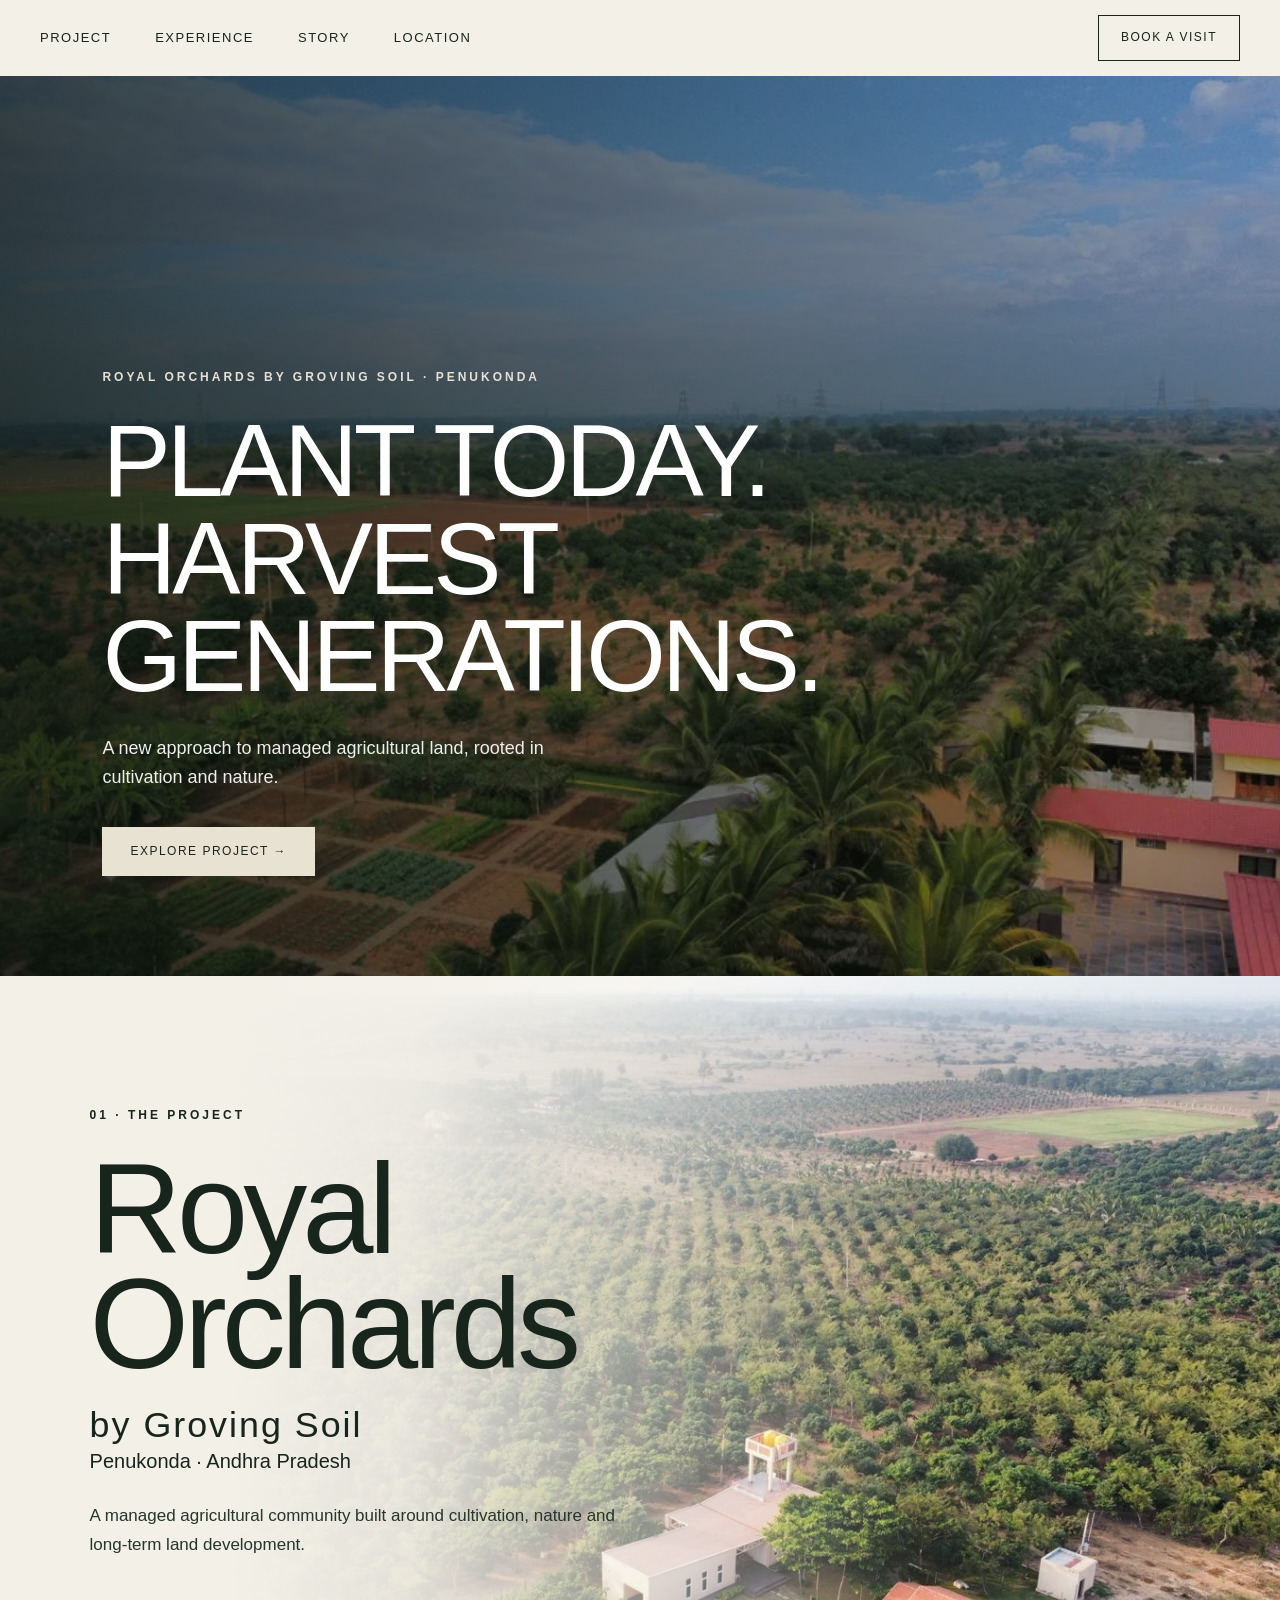
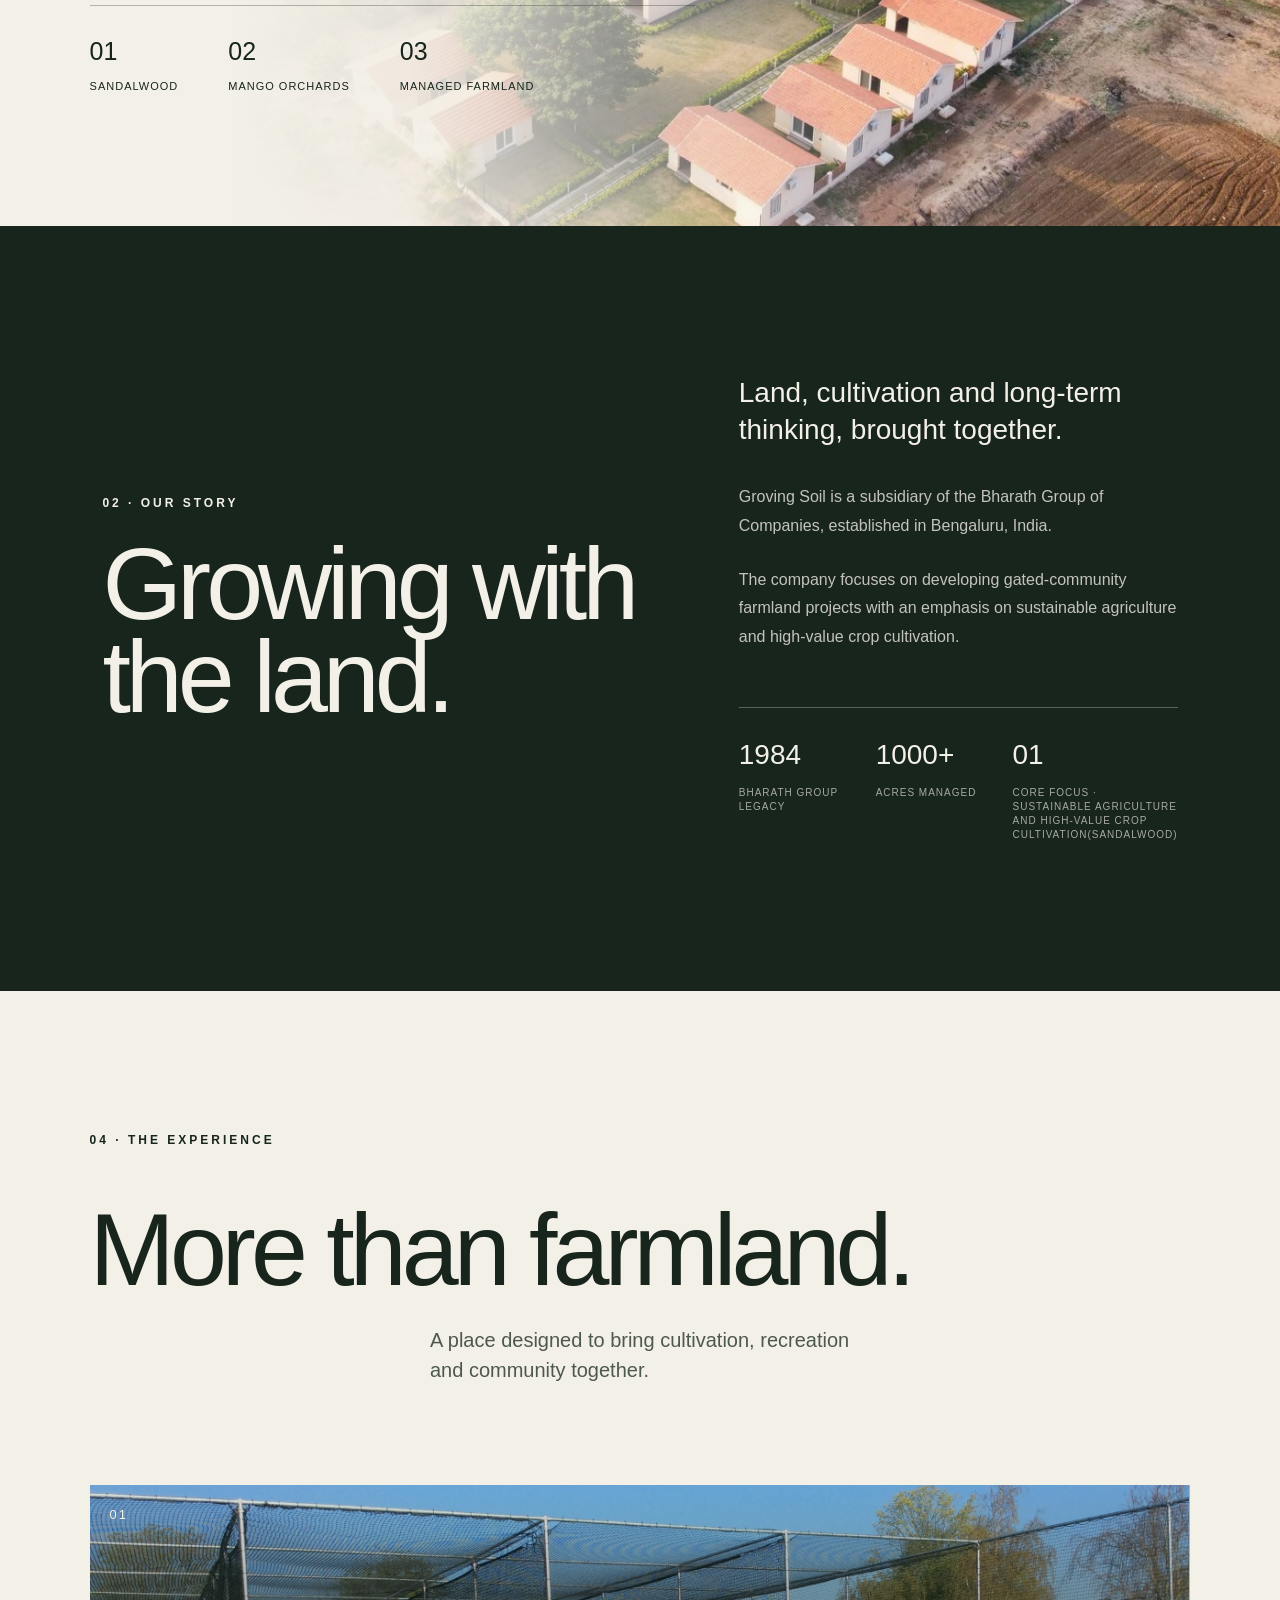
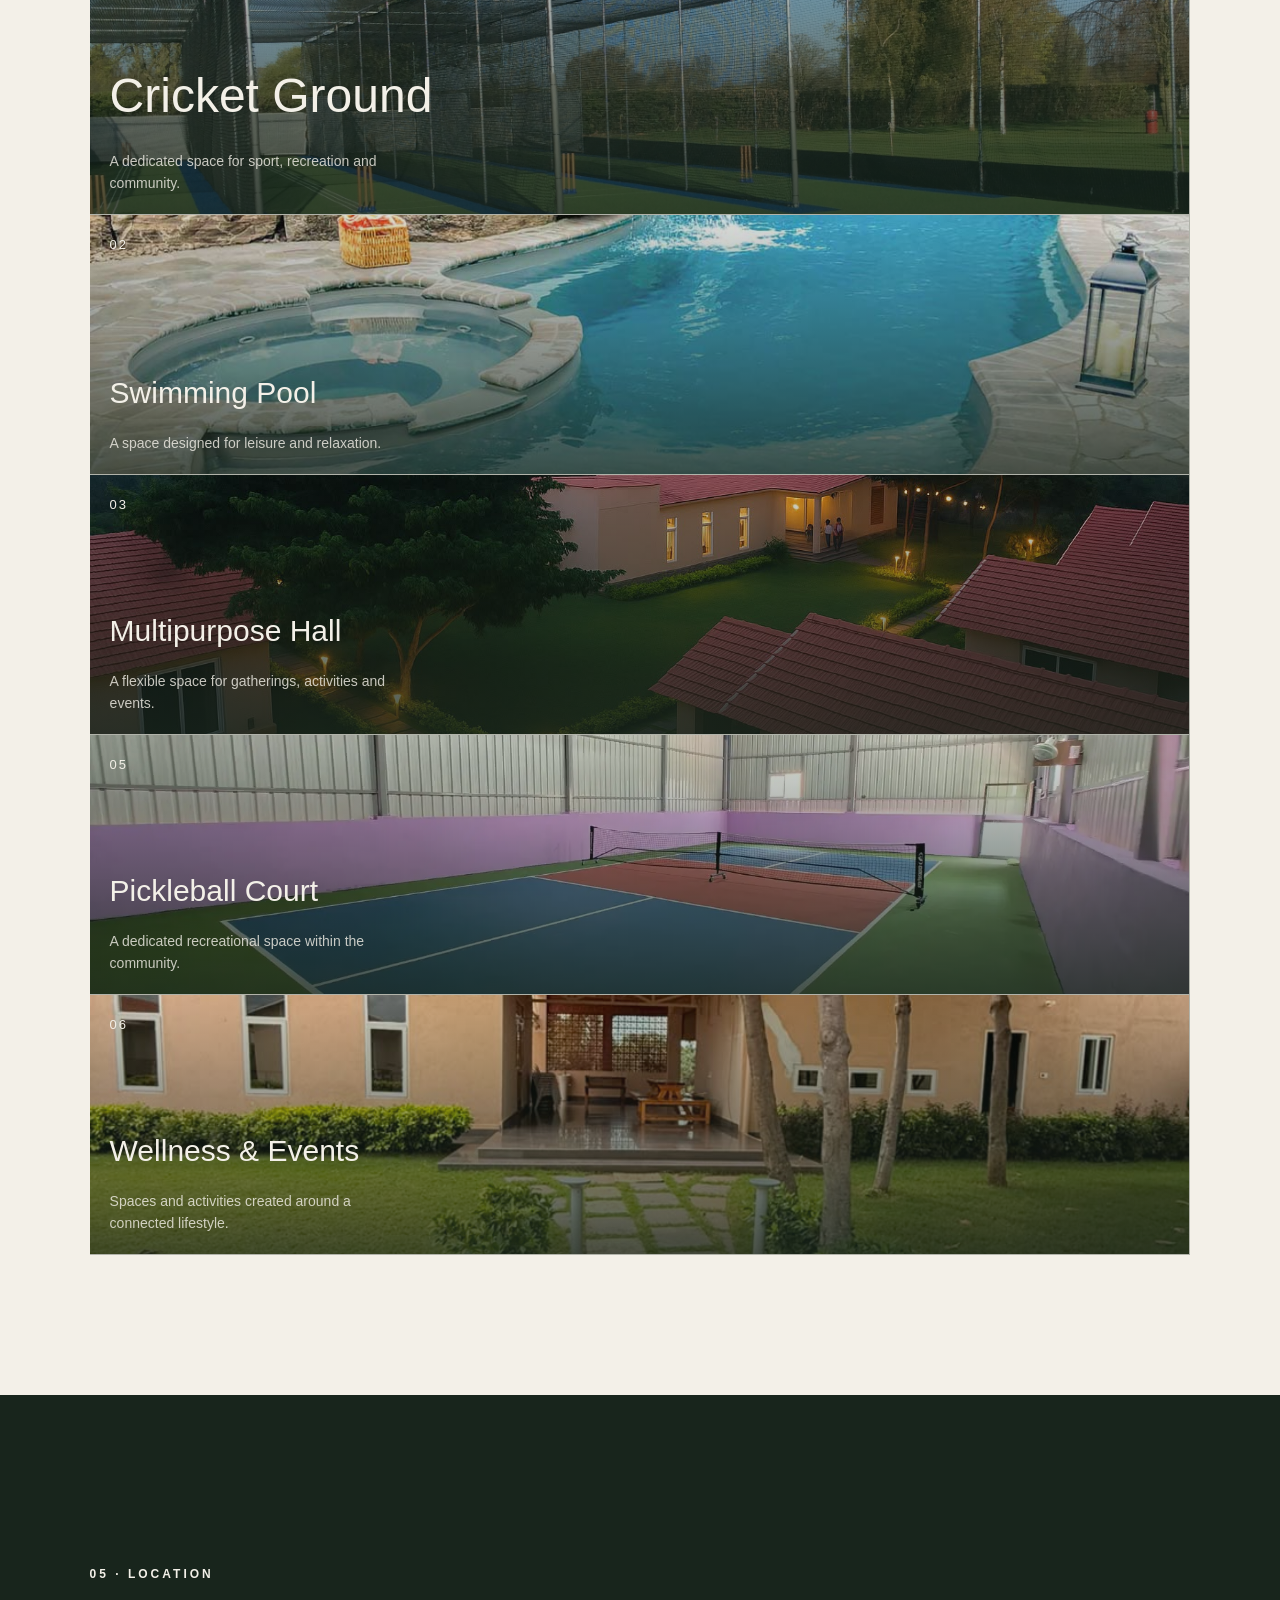
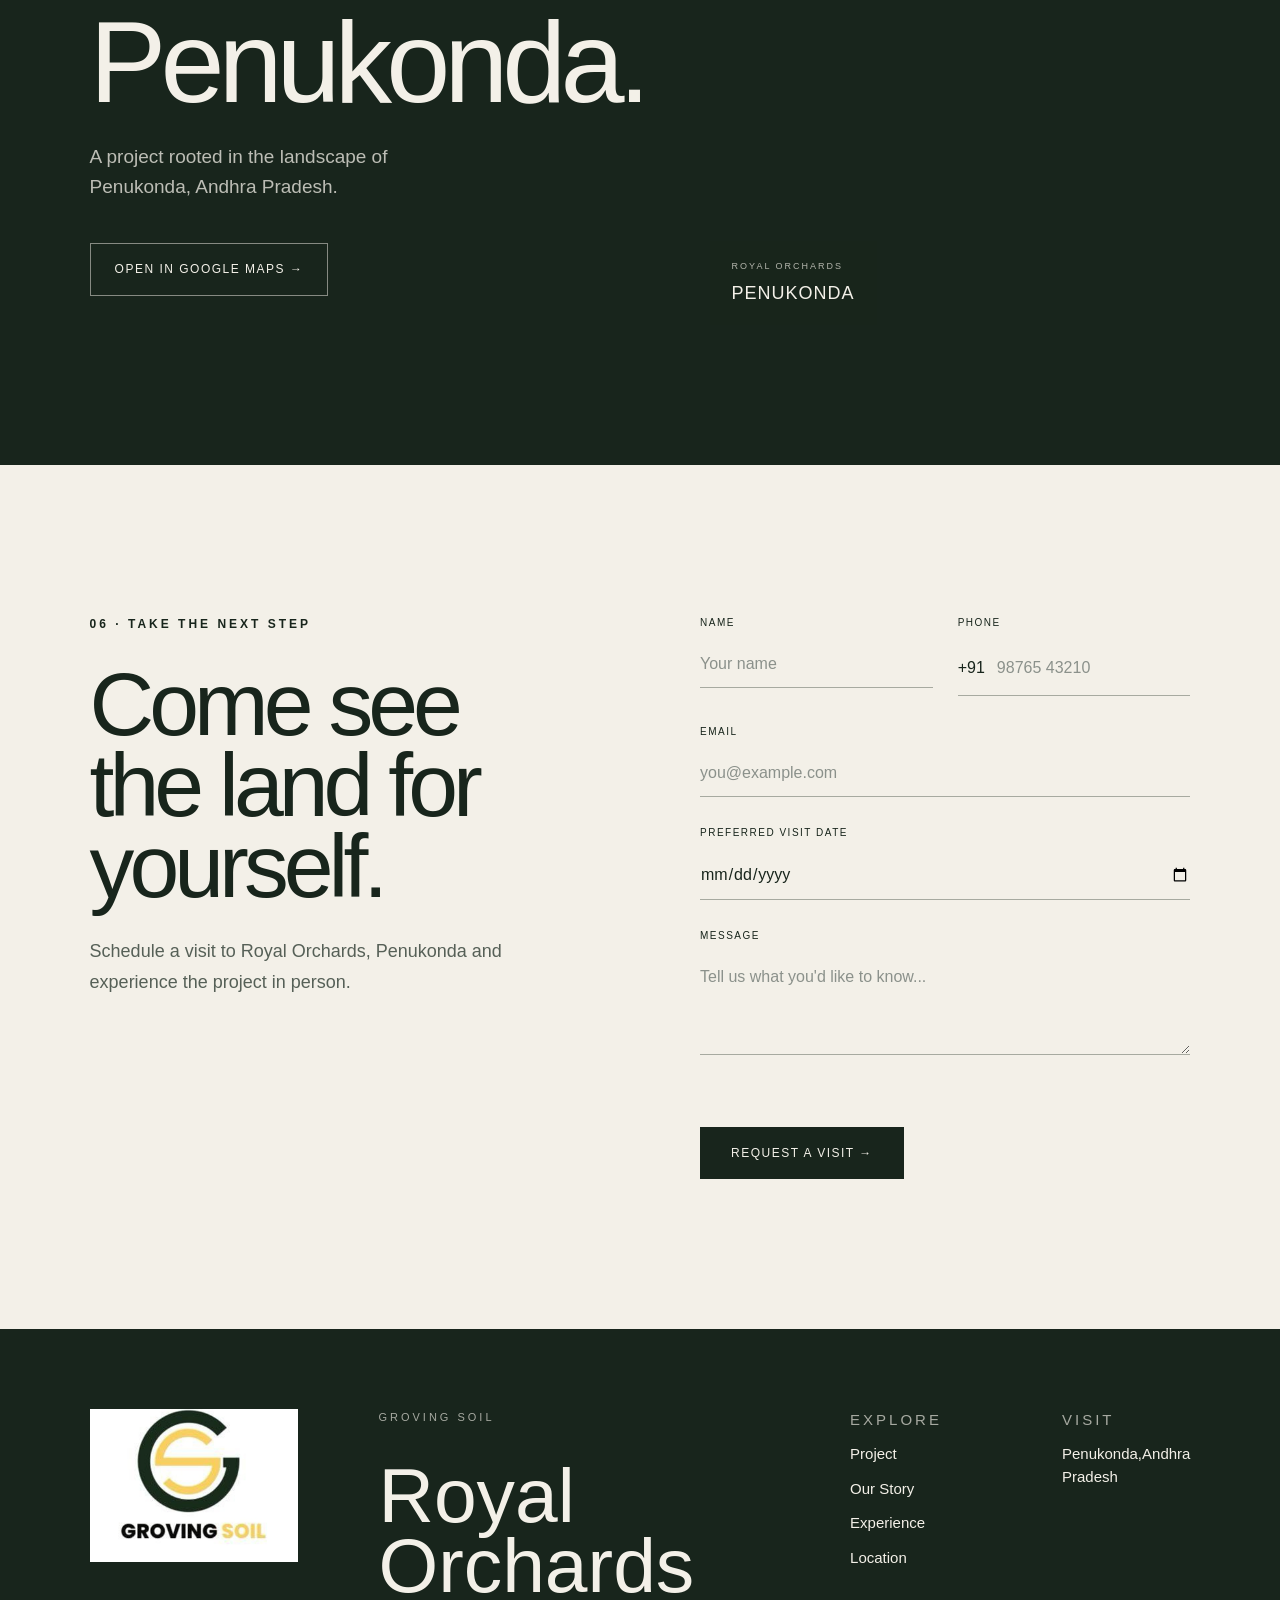
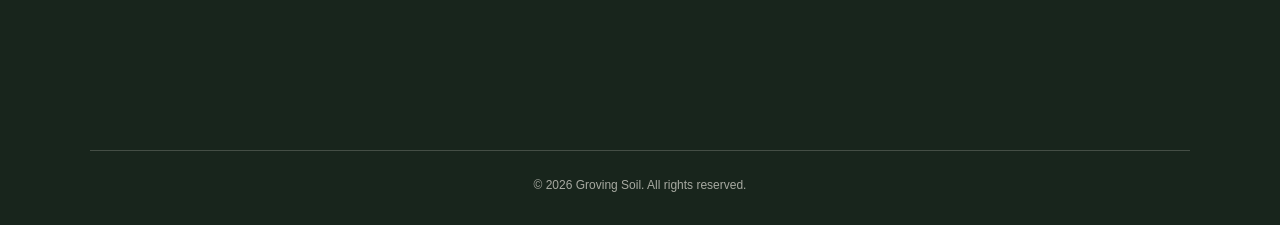
<file: index.html>
<!DOCTYPE html>
<html lang="en">
<head>
    <meta charset="UTF-8">
    <meta name="viewport" content="width=device-width, initial-scale=1.0">

    <title>Groving Soil | PLANT TODAY. HARVEST GENERATIONS</title>

    <link rel="stylesheet" href="css/style.css">
</head>

<body>

    <header> </header>

    
   <nav class="navbar">

    <div class="nav-links">
        <a href="#project">PROJECT</a>
        <a href="#experience">EXPERIENCE</a>
        <a href="#story">STORY</a>
        <a href="#location">LOCATION</a>
    </div>

    <a href="#visit" class="nav-button">
        BOOK A VISIT
    </a>

</nav>
        

    </header>


    <main>

        <!-- HERO -->
        <section class="hero">

            <div class="hero-content">

                <p class="eyebrow">
                    ROYAL ORCHARDS BY GROVING SOIL · PENUKONDA
                </p>

                <h1>
                    PLANT TODAY.<br>
                    HARVEST GENERATIONS.
                </h1>

                <p class="hero-text">
                    A new approach to managed agricultural
                    land, rooted in cultivation and nature.
                </p>

                <a href="#project" class="primary-button">
                    Explore Project →
                </a>

            </div>

        </section>

        <section id="project" class="project">

    <div class="project-text">

        <p class="eyebrow">
            01 · THE PROJECT
        </p>

       <h1>
    Royal Orchards
    <span>by Groving Soil</span>
</h1>

        <p class="location-text">
            Penukonda · Andhra Pradesh
        </p>

        <p class="description">
            A managed agricultural community built around
            cultivation, nature and long-term land development.
        </p>

        <div class="project-details">

            <div>
                <strong>01</strong>
                <span>Sandalwood</span>
            </div>

            <div>
                <strong>02</strong>
                <span>Mango Orchards</span>
            </div>

            <div>
                <strong>03</strong>
                <span>Managed Farmland</span>
            </div>

        </div>

    </div>


    <div class="project-image">

        <img
            src="images/project.jpeg"
            alt="Royal Orchards by Groving Soil"
        >

    </div>

</section>
      


      <section id="story" class="story">

    <div class="story-heading">

        <p class="eyebrow">
            02 · OUR STORY
        </p>

        <h2>
            Growing with
            the land.
        </h2>

    </div>


    <div class="story-content">

        <p class="story-intro">
            Land, cultivation and long-term thinking,
            brought together.
        </p>

        <p>
            Groving Soil is a subsidiary of the
            Bharath Group of Companies, established
            in Bengaluru, India.
        </p>

        <p>
            The company focuses on developing
            gated-community farmland projects with
            an emphasis on sustainable agriculture
            and high-value crop cultivation.
        </p>

        <div class="story-facts">

            <div>
                <strong>1984</strong>
                <span>Bharath Group Legacy</span>
            </div>

            <div>
                <strong>1000+</strong>
                <span>Acres Managed</span>
            </div>

            <div>
                <strong>01</strong>
                <span>Core Focus · Sustainable agriculture and High-Value Crop cultivation(Sandalwood)</span>
            </div>

        </div>

    </div>

</section>


    <section id="experience" class="experience">

    <div class="experience-header">

        <p class="eyebrow">
            04 · THE EXPERIENCE
        </p>

        <h2>
            More than farmland.
        </h2>

        <p class="experience-intro">
            A place designed to bring cultivation,
            recreation and community together.
        </p>

    </div>


  <div class="experience-card large">

    <div class="experience-image">
        <img src="images/cricket-ground.jpg" alt="Cricket Ground">
    </div>

    <div class="experience-overlay"></div>

    <div class="experience-number">
        01
    </div>

    <div class="experience-info">
        <h3>Cricket Ground</h3>
        <p>
            A dedicated space for sport,
            recreation and community.
        </p>
    </div>

</div>


        <div class="experience-card">

    <div class="experience-image">
        <img src="images/swimming-pool.jpg" alt="Swimming Pool">
    </div>

    <div class="experience-overlay"></div>

    <div class="experience-number">
        02
    </div>

    <div class="experience-info">
        <h3>Swimming Pool</h3>
        <p>
            A space designed for leisure
            and relaxation.
        </p>
    </div>

</div>


<div class="experience-card">

        <div class="experience-image">
            <img src="images/multipurpose-hall.jpg" alt="Multipurpose Hall">
        </div>

        <div class="experience-overlay"></div>

        <div class="experience-number">
            03
        </div>

        <div class="experience-info">
            <h3>Multipurpose Hall</h3>
            <p>
                A flexible space for gatherings,
                activities and events.
            </p>
        </div>

    </div>



        <div class="experience-card">

        <div class="experience-image">
            <img src="images/pickleball.png" alt="Pickleball Court">
        </div>

        <div class="experience-overlay"></div>

        <div class="experience-number">
            05
        </div>

        <div class="experience-info">
            <h3>Pickleball Court</h3>
            <p>
                A dedicated recreational
                space within the community.
            </p>
        </div>

    </div>


        <div class="experience-card">

        <div class="experience-image">
            <img src="images/wellness.jpg" alt="Wellness and Events">
        </div>

        <div class="experience-overlay"></div>

        <div class="experience-number">
            06
        </div>

        <div class="experience-info">
            <h3>Wellness &amp; Events</h3>
            <p>
                Spaces and activities created
                around a connected lifestyle.
            </p>
        </div>

    </div>

</div>

</section>


        <section id="location" class="location">

    <div class="location-heading">

        <p class="eyebrow">
            05 · LOCATION
        </p>

        <h2>
            Penukonda.
        </h2>

        <p class="location-intro">
            A project rooted in the landscape of
            Penukonda, Andhra Pradesh.
        </p>

        <a
            href="https://maps.app.goo.gl/CXgWKSTm24H4tBBZ7"
            target="_blank"
            rel="noopener"
            class="location-button"
        >
            Open in Google Maps →
        </a>

    </div>


    <div class="location-map">

        <div class="map-overlay">

            <span>
                ROYAL ORCHARDS
            </span>

            <strong>
                PENUKONDA
            </strong>

        </div>

        <iframe
            src="https://www.google.com/maps?q=Penukonda%2C%20Andhra%20Pradesh&output=embed"
            loading="lazy"
            allowfullscreen
            referrerpolicy="no-referrer-when-downgrade">
        </iframe>

    </div>

</section>





    <section id="visit" class="visit">

    <div class="visit-heading">

        <p class="eyebrow">
            06 · TAKE THE NEXT STEP
        </p>

        <h2>
            Come see the
            land for yourself.
        </h2>

        <p>
            Schedule a visit to Royal Orchards,
            Penukonda and experience the project
            in person.
        </p>

    </div>


<form
    class="visit-form"
    id="visitForm"
>

        <div class="form-row">

            <div class="form-field">

                <label for="name">
                    Name
                </label>

                <input
                    type="text"
                    id="name"
                    name="name"
                    placeholder="Your name"
                    required
                >

            </div>


            <div class="form-field">

                <label for="phone">
                    Phone
                </label>

                <div class="phone-input">
                    <span class="phone-country-code" aria-hidden="true">+91</span>
                    <input
                        type="tel"
                        id="phone"
                        name="phone"
                        inputmode="numeric"
                        autocomplete="tel-national"
                        pattern="[0-9]{10}"
                        title="Enter exactly 10 digits."
                        placeholder="98765 43210"
                        required
                    >
                </div>

            </div>

        </div>


        <div class="form-field">

            <label for="email">
                Email
            </label>

            <input
                type="email"
                id="email"
                name="email"
                placeholder="you@example.com"
                required
            >

        </div>


        <div class="form-field">

            <label for="visit-date">
                Preferred Visit Date
            </label>

            <input
                type="date"
                id="visit-date"
                name="visit_date"
            >

        </div>


        <div class="form-field">

            <label for="message">
                Message
            </label>

            <textarea
                id="message"
                name="message"
                rows="4"
                placeholder="Tell us what you'd like to know..."
            ></textarea>

        </div>

    <p class="form-status" id="visitFormStatus" role="status" aria-live="polite"></p>

        <button
            type="submit"
            class="visit-submit"
        >
            Request a Visit →
        </button>

    </form>

</section>

<footer class="site-footer">

    <div class="footer-top">
        
      <a href="#" class="logo">
    <img src="images\logo.png" alt="Groving Soil">
</a>

       

        <div class="footer-brand">
            <p class="footer-label">GROVING SOIL</p>
            <h2>Royal<br>Orchards</h2>
        
        </div>

        <div class="footer-links">
            <div>
                <p class="footer-label">EXPLORE</p>
                <a href="#project">Project</a>
                <a href="#story">Our Story</a>
                <a href="#experience">Experience</a>
                <a href="#location">Location</a>
            </div>

            <div>
                <p class="footer-label">VISIT</p>
                <p>Penukonda,Andhra Pradesh</p>
            
            </div>
        </div>

    </div>

   <div class="footer-bottom">
    <p>© 2026 Groving Soil. All rights reserved.</p>

    </div>

</footer>
<div id="successPopup" class="success-popup">
    <div class="success-popup-box">
        <button class="success-close" onclick="closeSuccessPopup()">×</button>

        <div class="success-icon">✓</div>

        <h3>Visit Successfully Booked!</h3>

        <p>
            Thank you for your interest in Groving Soil.
            We will contact you shortly.
        </p>

        <button class="success-ok" onclick="closeSuccessPopup()">
            Okay
        </button>
    </div>
</div>
<script src="js/script.js"></script>
<script type="module" src="js/booking.js"></script>

</body>
</html>
</file>
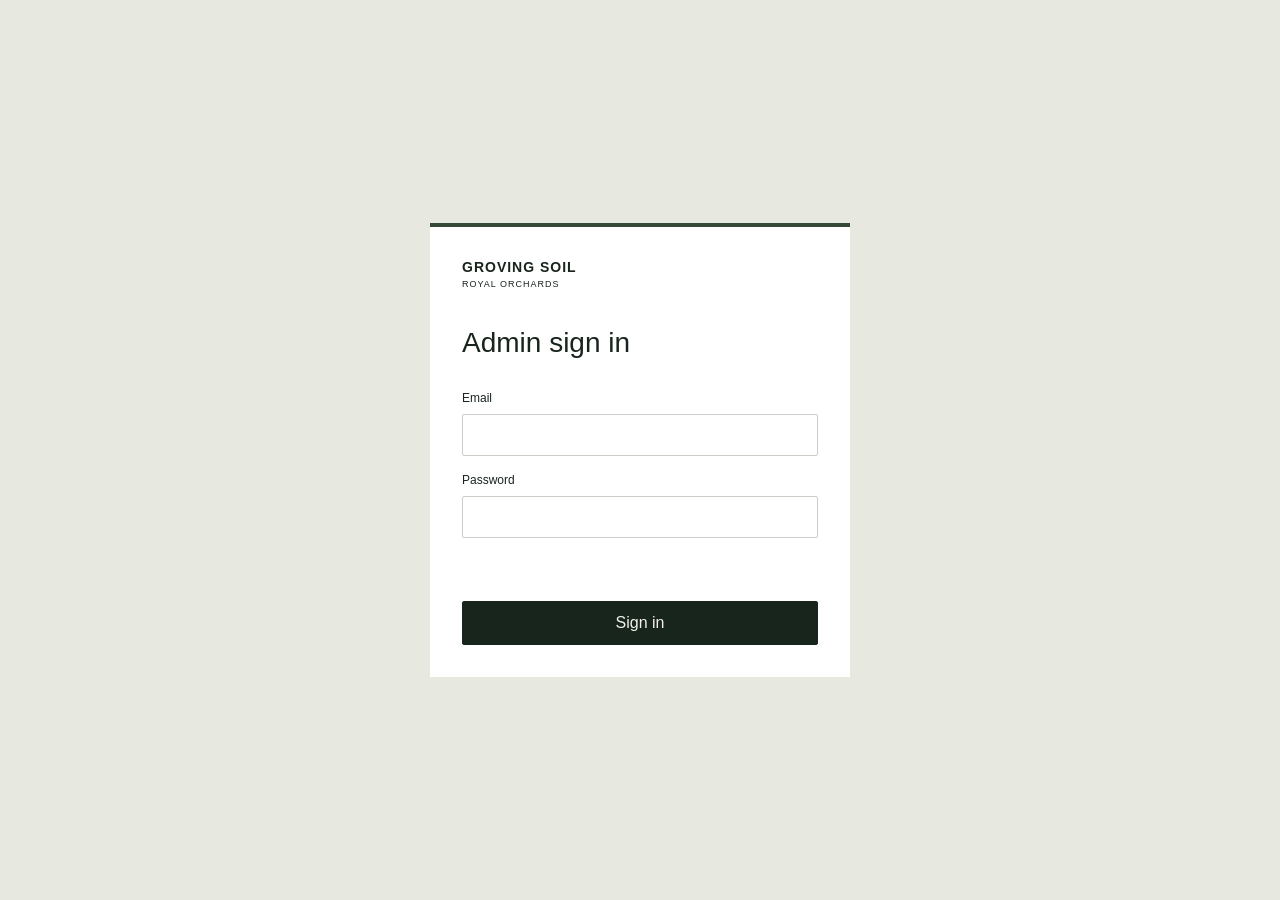
<file: admin/index.html>
<!doctype html>
<html lang="en">
<head>
    <meta charset="utf-8">
    <meta name="viewport" content="width=device-width, initial-scale=1">
    <title>Admin Sign In | Groving Soil</title>
    <link rel="stylesheet" href="admin.css">
</head>
<body class="login-page">
    <main class="login-panel">
        <a class="brand" href="../index.html">GROVING SOIL <span>ROYAL ORCHARDS</span></a>
        <h1>Admin sign in</h1>
        <form id="loginForm">
            <label for="email">Email</label>
            <input id="email" name="email" type="email" autocomplete="username" required>
            <label for="password">Password</label>
            <input id="password" name="password" type="password" autocomplete="current-password" required>
            <p class="notice" id="loginStatus" role="status" aria-live="polite"></p>
            <button type="submit">Sign in</button>
        </form>
    </main>
    <script type="module" src="auth.js"></script>
</body>
</html>
</file>
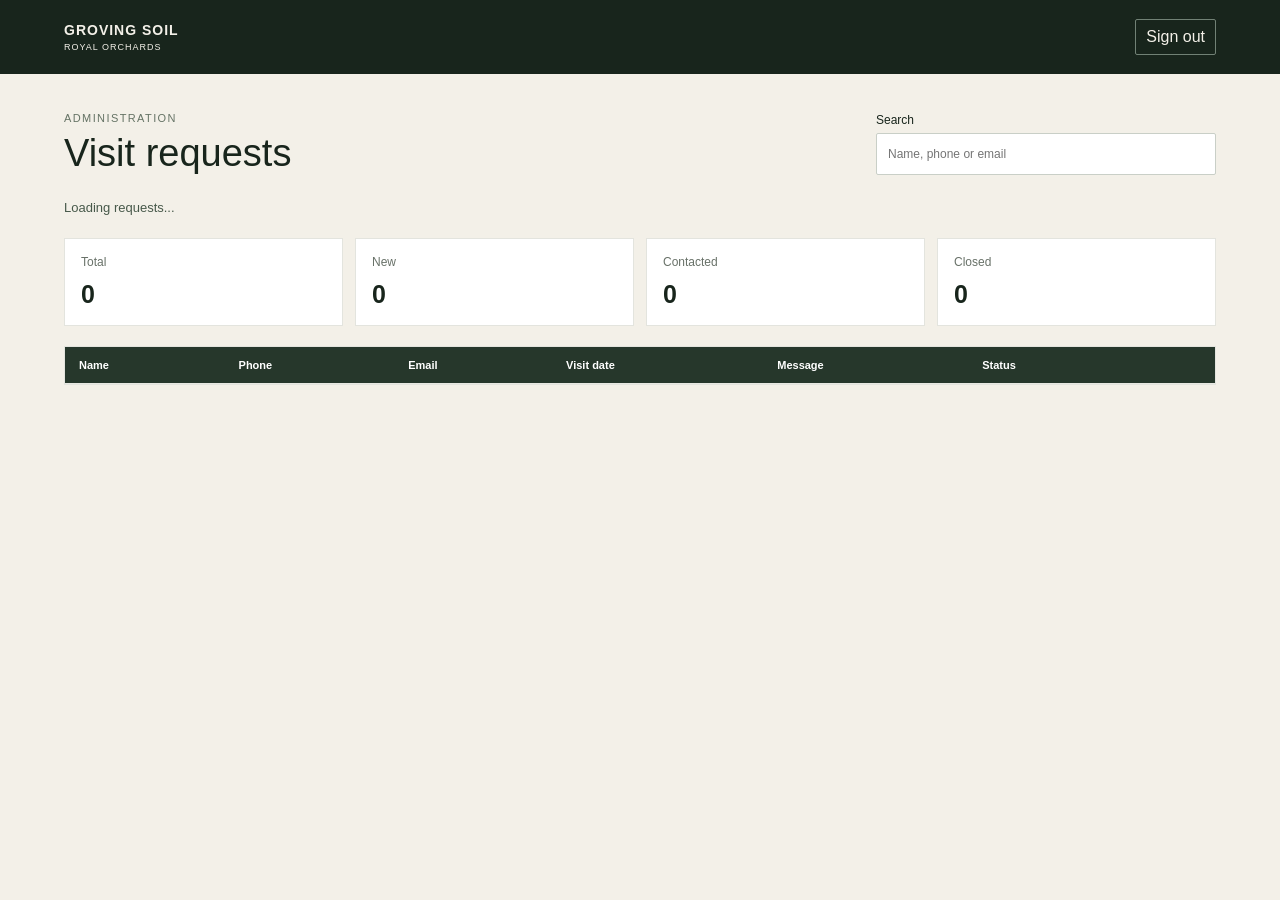
<file: admin/dashboard.html>
<!doctype html>
<html lang="en">
<head>
    <meta charset="utf-8">
    <meta name="viewport" content="width=device-width, initial-scale=1">
    <title>Visit Requests | Groving Soil</title>
    <link rel="stylesheet" href="admin.css">
</head>
<body>
    <header class="topbar">
        <a class="brand" href="../index.html">GROVING SOIL <span>ROYAL ORCHARDS</span></a>
        <button class="secondary-button" id="signOutButton" type="button">Sign out</button>
    </header>
    <main class="dashboard">
        <div class="page-heading">
            <div>
                <p class="eyebrow">ADMINISTRATION</p>
                <h1>Visit requests</h1>
            </div>
            <label class="search-label" for="searchInput">
                <span>Search</span>
                <input id="searchInput" type="search" placeholder="Name, phone or email">
            </label>
        </div>
        <p class="notice" id="dashboardStatus" role="status" aria-live="polite">Loading requests...</p>
        <section class="stats" aria-label="Lead totals">
            <article><span>Total</span><strong id="totalCount">0</strong></article>
            <article><span>New</span><strong id="newCount">0</strong></article>
            <article><span>Contacted</span><strong id="contactedCount">0</strong></article>
            <article><span>Closed</span><strong id="closedCount">0</strong></article>
        </section>
        <div class="table-wrap">
            <table>
                <thead>
                    <tr>
                        <th>Name</th>
                        <th>Phone</th>
                        <th>Email</th>
                        <th>Visit date</th>
                        <th>Message</th>
                        <th>Status</th>
                        <th><span class="visually-hidden">Actions</span></th>
                    </tr>
                </thead>
                <tbody id="leadsTableBody"></tbody>
            </table>
            <p class="empty-state" id="emptyState" hidden>No visit requests found.</p>
        </div>
    </main>
    <script type="module" src="dashboard.js"></script>
</body>
</html>
</file>
<file: css/style.css>
* {
    margin: 0;
    padding: 0;
    box-sizing: border-box;
}

html {
    scroll-behavior: smooth;
}

body {
    font-family: Arial, Helvetica, sans-serif;
    background: #f3f0e8;
    color: #18251c;
    line-height: 1.6;
    overflow-x: hidden;
}

a {
    text-decoration: none;
    color: inherit;
}

img {
    max-width: 100%;
}

section {
    padding: 120px 8%;
}

.eyebrow {
    font-size: 12px;
    letter-spacing: 3px;
    text-transform: uppercase;
    margin-bottom: 25px;
    font-weight: 600;
}


/* =========================================================
   02. NAVBAR
   ========================================================= */

.navbar {
    width: 100%;
    height: 76px;
    padding: 8px 40px;

    display: flex;
    align-items: center;

    background: #f3f0e8;
    color: #18251c;

    position: relative;
    z-index: 100;
}

.nav-links {
    display: flex;
    align-items: center;
    gap: 44px;
}

.nav-links a {
    color: #18251c;
    font-size: 13px;
    text-transform: uppercase;
    letter-spacing: 1.5px;

    transition: opacity 0.3s ease;
}

.nav-links a:hover {
    opacity: 0.5;
}

.nav-button {
    margin-left: auto;

    padding: 12px 22px;

    border: 1px solid #18251c;

    color: #18251c;

    font-size: 12px;
    text-transform: uppercase;
    letter-spacing: 1.5px;

    transition:
        background 0.3s ease,
        color 0.3s ease;
}

.nav-button:hover {
    background: #18251c;
    color: #f3f0e8;
}


/* =========================================================
   03. HERO
   ========================================================= */

.hero {
    min-height: 100vh;

    display: flex;
    align-items: flex-end;

    padding: 150px 8% 100px;

    background:
        linear-gradient(
            to right,
            rgba(10, 20, 12, 0.75),
            rgba(10, 20, 12, 0.25)
        ),
        url("../images/p1.png");

    background-size: cover;
    background-position: center;

    color: #ffffff;
}

.hero-content {
    max-width: 800px;
}

.hero h1 {
    font-size: clamp(55px, 8vw, 120px);
    line-height: 0.95;
    font-weight: 500;
    letter-spacing: -4px;
    margin-bottom: 30px;
}

.hero .eyebrow {
    color: #e5e1d5;
}

.hero-text {
    max-width: 500px;

    font-size: 18px;
    line-height: 1.6;

    margin-bottom: 35px;

    color: #eeeeea;
}

.primary-button {
    display: inline-block;

    padding: 15px 28px;

    background: #e8e2d2;
    color: #18251c;

    font-size: 12px;
    text-transform: uppercase;
    letter-spacing: 1.5px;

    transition:
        transform 0.3s ease,
        background 0.3s ease;
}

.primary-button:hover {
    transform: translateY(-3px);
}


/* =========================================================
   04. PROJECT SECTION
   ========================================================= */

.project {
    position: relative;

    min-height: 850px;

    display: flex;
    align-items: center;

    padding: 100px 7%;

    overflow: hidden;
}


/* ---------- PROJECT IMAGE ---------- */

.project-image {
    position: absolute;
    inset: 0;

    width: 100%;
    height: 100%;

    z-index: 0;

    overflow: hidden;
}

.project-image img {
    width: 100%;
    height: 100%;

    object-fit: cover;

    display: block;
}


/* ---------- PROJECT IMAGE BLEND ---------- */

.project-image::after {
    content: "";

    position: absolute;
    inset: 0;

    z-index: 1;

    background:
        linear-gradient(
            to right,
            #f3f0e8 0%,
            #f3f0e8 18%,
            rgba(243, 240, 232, 0.92) 32%,
            rgba(243, 240, 232, 0.60) 48%,
            rgba(243, 240, 232, 0.10) 72%,
            rgba(243, 240, 232, 0) 100%
        );
}


/* ---------- PROJECT TEXT ---------- */

.project-text {
    position: relative;

    z-index: 2;

    width: 55%;
    max-width: 720px;
}

.project h1 {
    font-size: clamp(70px, 10vw, 150px);

    line-height: 0.9;

    font-weight: 400;

    letter-spacing: -5px;
}

.project h1 span {
    display: block;

    margin-top: 25px;

    font-size: 0.28em;

    letter-spacing: 2px;

    line-height: 1.1;
}

.location-text {
    font-size: 20px;

    margin-bottom: 25px;
}

.description {
    max-width: 560px;

    font-size: 17px;
    line-height: 1.7;

    color: #25362b;

    margin-bottom: 45px;
}


/* ---------- PROJECT DETAILS ---------- */

.project-details {
    display: flex;

    gap: 50px;

    max-width: 650px;

    padding-top: 25px;

    border-top: 1px solid rgba(24, 37, 28, 0.3);
}

.project-details div {
    display: flex;
    flex-direction: column;

    gap: 7px;
}

.project-details strong {
    font-size: 25px;
    font-weight: 400;
}

.project-details span {
    font-size: 11px;

    text-transform: uppercase;
    letter-spacing: 1px;
}


/* =========================================================
   05. STORY SECTION
   ========================================================= */

.story {
    display: grid;

    grid-template-columns: 1.1fr 0.9fr;

    gap: 100px;

    align-items: center;

    background: #18251c;

    color: #f3f0e8;

    min-height: 85vh;
}

.story-heading {
    max-width: 800px;
}

.story-heading h2 {
    font-size: clamp(60px, 8vw, 125px);

    line-height: 0.9;

    font-weight: 400;

    letter-spacing: -5px;

    max-width: 800px;
}

.story-content {
    max-width: 520px;
}

.story-intro {
    font-size: 28px;

    line-height: 1.3;

    margin-bottom: 35px;
}

.story-content p:not(.story-intro) {
    font-size: 16px;

    line-height: 1.8;

    opacity: 0.78;

    margin-bottom: 25px;
}


/* ---------- STORY FACTS ---------- */

.story-facts {
    display: grid;

    grid-template-columns: repeat(3, 1fr);

    gap: 25px;

    margin-top: 55px;

    padding-top: 25px;

    border-top: 1px solid rgba(243, 240, 232, 0.3);
}

.story-facts div {
    display: flex;
    flex-direction: column;

    gap: 8px;
}

.story-facts strong {
    font-size: 28px;
    font-weight: 400;
}

.story-facts span {
    font-size: 10px;

    line-height: 1.4;

    text-transform: uppercase;

    letter-spacing: 1px;

    opacity: 0.65;
}


/* =========================================================
   06. EXPERIENCE SECTION
   ========================================================= */

.experience {
    background: #f3f0e8;

    color: #18251c;

    padding: 140px 7%;
}


/* ---------- EXPERIENCE HEADER ---------- */

.experience-header {
    display: grid;

    grid-template-columns: 1fr;

    row-gap: 20px;

    justify-items:left;

    text-align: left;

    margin-bottom: 100px;
}

.experience-header h2 {
    font-size: clamp(65px, 8vw, 125px);

    line-height: 0.88;

    font-weight: 400;

    letter-spacing: -5px;

    margin: 10px 0;
}

.experience-intro {
    max-width: 420px;

    font-size: 20px;

    line-height: 1.5;

    color: #4d584f;

    margin: 0 auto;
}


/* ---------- EXPERIENCE GRID ---------- */

.experience-grid {
    display: grid;

    grid-template-columns: repeat(3, 1fr);

    border-top: 1px solid rgba(24, 37, 28, 0.3);

    border-left: 1px solid rgba(24, 37, 28, 0.3);
}


/* ---------- EXPERIENCE CARD ---------- */

.experience-card {
    position: relative;

    min-height: 260px;

    padding: 20px;

    display: flex;

    flex-direction: column;

    justify-content: space-between;

    overflow: hidden;

    border-right: 1px solid rgba(24, 37, 28, 0.3);

    border-bottom: 1px solid rgba(24, 37, 28, 0.3);
}


/* ---------- EXPERIENCE IMAGE ---------- */

.experience-image {
    position: absolute;

    inset: 0;

    width: 100%;
    height: 100%;

    z-index: 0;

    overflow: hidden;
}

.experience-image img {
    width: 100%;
    height: 100%;

    object-fit: cover;

    object-position: center;

    display: block;

    transition: transform 0.6s ease;
}


/* ---------- EXPERIENCE IMAGE OVERLAY ---------- */

.experience-overlay {
    position: absolute;

    inset: 0;

    z-index: 1;

    background:
        linear-gradient(
            to bottom,
            rgba(24, 37, 28, 0.15),
            rgba(24, 37, 28, 0.78)
        );
}


/* ---------- EXPERIENCE TEXT ---------- */

.experience-number,
.experience-info {
    position: relative;

    z-index: 2;

    color: #f3f0e8;
}

.experience-number {
    font-size: 13px;

    letter-spacing: 2px;
}

.experience-info h3 {
    font-size: 30px;

    font-weight: 400;

    margin: 0 0 15px;

    color: #f3f0e8;
}

.experience-info p {
    max-width: 300px;

    font-size: 14px;

    line-height: 1.6;

    opacity: 0.8;

    margin: 0;

    color: #f3f0e8;
}


/* ---------- LARGE EXPERIENCE CARD ---------- */

.experience-card.large {
    grid-column: span 2;

    min-height: 330px;
}

.experience-card.large h3 {
    font-size: 48px;
}


/* ---------- EXPERIENCE HOVER ---------- */

.experience-card:hover .experience-image img {
    transform: scale(1.04);
}


/* =========================================================
   07. LOCATION SECTION
   ========================================================= */

.location {
    display: grid;

    grid-template-columns: 0.9fr 1fr;

    gap: 70px;

    align-items: center;

    padding: 110px 7%;

    background: #18251c;

    color: #f3f0e8;

    min-height: 650px;
}


/* ---------- LOCATION TEXT ---------- */

.location-heading {
    max-width: 520px;
}

.location-heading h2 {
    font-size: clamp(70px, 9vw, 140px);

    line-height: 0.85;

    font-weight: 400;

    letter-spacing: -6px;

    margin: 30px 0;
}

.location-intro {
    max-width: 400px;

    font-size: 19px;

    line-height: 1.6;

    opacity: 0.75;

    margin-bottom: 40px;
}


/* ---------- LOCATION BUTTON ---------- */

.location-button {
    display: inline-block;

    padding: 16px 24px;

    border: 1px solid rgba(243, 240, 232, 0.5);

    color: #f3f0e8;

    font-size: 12px;

    text-transform: uppercase;

    letter-spacing: 1.5px;

    transition:
        background 0.3s ease,
        color 0.3s ease;
}

.location-button:hover {
    background: #f3f0e8;

    color: #18251c;
}


/* ---------- MAP ---------- */

.location-map {
    position: relative;

    height: 450px;

    max-width: 750px;

    width: 100%;

    overflow: hidden;
}

.location-map iframe {
    width: 100%;
    height: 100%;

    border: 0;

    display: block;

    filter: grayscale(1);

    opacity: 0.85;
}


/* ---------- MAP LABEL ---------- */

.map-overlay {
    position: absolute;

    z-index: 2;

    left: 30px;
    bottom: 30px;

    display: flex;

    flex-direction: column;

    gap: 5px;

    padding: 18px 22px;

    background: rgba(24, 37, 28, 0.92);

    color: #f3f0e8;

    pointer-events: none;
}

.map-overlay span {
    font-size: 9px;

    letter-spacing: 2px;

    opacity: 0.7;
}

.map-overlay strong {
    font-size: 18px;

    font-weight: 400;

    letter-spacing: 1px;
}


/* =========================================================
   08. BOOK A VISIT
   ========================================================= */

.visit {
    display: grid;

    grid-template-columns: 1fr 1fr;

    gap: 120px;

    padding: 150px 7%;

    background: #f3f0e8;

    color: #18251c;
}


/* ---------- VISIT HEADING ---------- */

.visit-heading {
    max-width: 650px;
}

.visit-heading h2 {
    font-size: clamp(65px, 7vw, 115px);

    line-height: 0.9;

    font-weight: 400;

    letter-spacing: -5px;

    margin: 30px 0;
}

.visit-heading > p:last-child {
    max-width: 430px;

    font-size: 18px;

    line-height: 1.7;

    color: #566057;
}


/* ---------- VISIT FORM ---------- */

.visit-form {
    max-width: 650px;

    width: 100%;
}

.form-row {
    display: grid;

    grid-template-columns: 1fr 1fr;

    gap: 25px;
}

.form-field {
    display: flex;

    flex-direction: column;

    margin-bottom: 28px;
}

.form-field label {
    margin-bottom: 10px;

    font-size: 10px;

    text-transform: uppercase;

    letter-spacing: 1.5px;
}

.phone-input {
    display: flex;
    align-items: center;
    border-bottom: 1px solid rgba(24, 37, 28, 0.35);
}

.phone-country-code {
    padding: 14px 12px 14px 0;
    color: #18251c;
    font-size: 16px;
}

.form-field .phone-input input {
    flex: 1;
    min-width: 0;
    border-bottom: 0;
}

.phone-input:focus-within {
    border-bottom-color: #18251c;
}

.form-field input,
.form-field textarea {
    width: 100%;

    border: none;

    border-bottom: 1px solid rgba(24, 37, 28, 0.35);

    background: transparent;

    padding: 14px 0;

    font-family: inherit;

    font-size: 16px;

    color: #18251c;

    outline: none;

    border-radius: 0;
}

.form-field textarea {
    resize: vertical;

    min-height: 100px;
}

.form-field input:focus,
.form-field textarea:focus {
    border-bottom-color: #18251c;
}

.form-field input::placeholder,
.form-field textarea::placeholder {
    color: #8b918b;
}


/* ---------- VISIT SUBMIT BUTTON ---------- */

.visit-submit {
    margin-top: 15px;

    padding: 18px 30px;

    border: 1px solid #18251c;

    background: #18251c;

    color: #f3f0e8;

    font-family: inherit;

    font-size: 12px;

    text-transform: uppercase;

    letter-spacing: 1.5px;

    cursor: pointer;

    transition:
        background 0.3s ease,
        color 0.3s ease;
}

.visit-submit:hover {
    background: transparent;

    color: #18251c;
}

.visit-submit:disabled {
    opacity: 0.6;
    cursor: not-allowed;
}

.form-status {
    min-height: 1.5em;
    margin: 0 0 8px;
    color: #405447;
    font-size: 14px;
}

.form-status[data-state="error"] {
    color: #a12b24;
}


/* =========================================================
   09. FOOTER
   ========================================================= */

.site-footer {
    background: #18251c;

    color: #f3f0e8;

    padding: 80px 7% 30px;
}


/* ---------- FOOTER TOP ---------- */

.footer-top {
    display: grid;

    grid-template-columns: 0.8fr 1.5fr 1fr;

    gap: 80px;

    align-items: start;

    padding-bottom: 90px;
}


/* ---------- FOOTER BRAND ---------- */

.footer-brand img {
    width: 150px;

    height: auto;

    display: block;
}

.footer-brand h2 {
    font-size: clamp(55px, 6vw, 95px);

    line-height: 0.9;

    font-weight: 400;

    margin: 35px 0 0;
}


/* ---------- FOOTER LABELS ---------- */

.footer-label {
    font-size: 11px;

    letter-spacing: 3px;

    text-transform: uppercase;

    opacity: 0.65;

    margin: 0 0 25px;
}


/* ---------- FOOTER LINKS ---------- */

.footer-links {
    display: flex;

    gap: 120px;
}

.footer-links > div {
    display: flex;

    flex-direction: column;

    gap: 12px;
}

.footer-links a,
.footer-links p {
    color: #f3f0e8;

    text-decoration: none;

    font-size: 15px;

    line-height: 1.5;

    margin: 0;
}

.footer-links a {
    transition: opacity 0.3s ease;
}

.footer-links a:hover {
    opacity: 0.6;
}


/* ---------- FOOTER BOTTOM ---------- */

.footer-bottom {
    margin-top: 60px;

    padding-top: 25px;

    border-top: 1px solid rgba(243, 240, 232, 0.2);

    display: flex;

    justify-content: center;

    align-items: center;
}

.footer-bottom p {
    margin: 0;

    text-align: center;

    font-size: 12px;

    color: #f3f0e8;

    opacity: 0.65;
}


/* =========================================================
   10. TABLET
   ========================================================= */

@media (max-width: 1000px) {

    .story {
        grid-template-columns: 1fr;

        gap: 60px;
    }

    .location {
        grid-template-columns: 1fr;

        gap: 60px;
    }

    .visit {
        grid-template-columns: 1fr;

        gap: 70px;
    }

    .footer-top {
        grid-template-columns: 1fr 1fr;

        gap: 60px;
    }

    .footer-brand {
        grid-column: span 2;
    }
}


/* =========================================================
   11. MOBILE
   ========================================================= */

@media (max-width: 768px) {

    /* ---------- GLOBAL ---------- */

    section {
        padding: 90px 7%;
    }


    /* ---------- NAVBAR ---------- */

    .navbar {
        height: 70px;

        padding: 0 6%;
    }

    .nav-links {
        gap: 18px;
    }

    .nav-links a {
        font-size: 10px;

        letter-spacing: 1px;
    }

    .nav-button {
        padding: 9px 14px;

        font-size: 10px;
    }


    /* ---------- HERO ---------- */

    .hero {
        min-height: 90vh;

        padding: 130px 7% 70px;

        background-position: center;
    }

    .hero h1 {
        font-size: clamp(50px, 15vw, 85px);

        letter-spacing: -3px;
    }

    .hero-text {
        font-size: 16px;

        max-width: 400px;
    }


    /* ---------- PROJECT ---------- */

    .project {
        min-height: 900px;

        padding: 80px 7%;

        align-items: flex-start;
    }

    .project-image {
        opacity: 0.65;
    }

    .project-image::after {
        background:
            linear-gradient(
                to right,
                rgba(243, 240, 232, 0.95) 0%,
                rgba(243, 240, 232, 0.85) 35%,
                rgba(243, 240, 232, 0.35) 70%,
                rgba(243, 240, 232, 0.05) 100%
            );
    }

    .project-text {
        width: 100%;
    }

    .project h1 {
        font-size: clamp(60px, 17vw, 95px);

        letter-spacing: -4px;
    }

    .project h1 span {
        font-size: 0.30em;

        margin-top: 20px;
    }

    .project-details {
        gap: 25px;

        flex-wrap: wrap;
    }


    /* ---------- STORY ---------- */

    .story {
        grid-template-columns: 1fr;

        gap: 60px;

        min-height: auto;
    }

    .story-heading h2 {
        letter-spacing: -3px;
    }

    .story-intro {
        font-size: 23px;
    }

    .story-facts {
        grid-template-columns: 1fr;

        gap: 25px;
    }


    /* ---------- EXPERIENCE ---------- */

    .experience {
        padding: 90px 7%;
    }

    .experience-header {
        grid-template-columns: 1fr;

        gap: 40px;

        margin-bottom: 60px;
    }

    .experience-header h2 {
        letter-spacing: -3px;
    }

    .experience-intro {
        font-size: 18px;
    }

    .experience-grid {
        grid-template-columns: 1fr;
    }

    .experience-card {
        min-height: 260px;

        padding: 20px;
    }

    .experience-card.large {
        grid-column: span 1;

        min-height: 300px;
    }

    .experience-card.large h3 {
        font-size: 36px;
    }


    /* ---------- LOCATION ---------- */

    .location {
        grid-template-columns: 1fr;

        gap: 60px;

        padding: 90px 7%;
    }

    .location-heading h2 {
        letter-spacing: -3px;
    }

    .location-intro {
        font-size: 17px;
    }

    .location-map {
        height: 400px;
    }


    /* ---------- VISIT ---------- */

    .visit {
        grid-template-columns: 1fr;

        gap: 70px;

        padding: 90px 7%;
    }

    .visit-heading h2 {
        letter-spacing: -3px;
    }

    .form-row {
        grid-template-columns: 1fr;

        gap: 0;
    }


    /* ---------- FOOTER ---------- */

    .site-footer {
        padding: 70px 7% 25px;
    }

    .footer-top {
        grid-template-columns: 1fr;

        gap: 55px;

        padding-bottom: 60px;
    }

    .footer-brand {
        grid-column: auto;
    }

    .footer-brand h2 {
        font-size: clamp(55px, 15vw, 85px);
    }

    .footer-links {
        flex-direction: column;

        gap: 45px;
    }

    .footer-bottom {
        margin-top: 30px;
    }
}


/* =========================================================
   12. SMALL MOBILE
   ========================================================= */

@media (max-width: 480px) {

    .navbar {
        padding: 0 5%;
    }

    .nav-links {
        gap: 12px;
    }

    .nav-links a {
        font-size: 9px;
    }

    .nav-button {
        padding: 8px 11px;

        font-size: 9px;
    }

    .hero {
        padding-left: 6%;
        padding-right: 6%;
    }

    .project {
        padding-left: 6%;
        padding-right: 6%;
    }

    .experience {
        padding-left: 6%;
        padding-right: 6%;
    }

    .location {
        padding-left: 6%;
        padding-right: 6%;
    }

    .visit {
        padding-left: 6%;
        padding-right: 6%;
    }

    .site-footer {
        padding-left: 6%;
        padding-right: 6%;
    }

    .location-map {
        height: 350px;
    }

    .map-overlay {
        left: 15px;
        bottom: 15px;

        padding: 14px 16px;
    }
}
/* Success Popup */
.success-popup {
    display: none;
    position: fixed;
    inset: 0;
    background: rgba(0, 0, 0, 0.65);
    z-index: 9999;
    align-items: center;
    justify-content: center;
}

.success-popup-box {
    position: relative;
    width: 90%;
    max-width: 420px;
    padding: 40px 30px;
    background: #f3f0e8;
    text-align: center;
    border-radius: 12px;
    box-shadow: 0 20px 60px rgba(0, 0, 0, 0.3);
}

.success-icon {
    width: 65px;
    height: 65px;
    margin: 0 auto 20px;
    border-radius: 50%;
    background: #18251c;
    color: #f3f0e8;
    display: flex;
    align-items: center;
    justify-content: center;
    font-size: 32px;
}

.success-popup-box h3 {
    margin-bottom: 12px;
    color: #18251c;
    font-size: 24px;
}

.success-popup-box p {
    color: #555;
    line-height: 1.6;
    margin-bottom: 25px;
}

.success-close {
    position: absolute;
    top: 12px;
    right: 16px;
    border: none;
    background: transparent;
    font-size: 28px;
    cursor: pointer;
    color: #18251c;
}

.success-ok {
    border: none;
    padding: 12px 28px;
    background: #18251c;
    color: #f3f0e8;
    cursor: pointer;
    border-radius: 4px;
    font-size: 15px;
}

.success-ok:hover {
    opacity: 0.85;
}
.stats {
    display: grid;
    grid-template-columns: repeat(4, 1fr);
    gap: 20px;
    margin-bottom: 25px;
}

.stat-card {
    background: white;
    padding: 22px;
    border-radius: 10px;
    box-shadow: 0 5px 20px rgba(0,0,0,0.08);
}

.stat-card h3 {
    margin: 0 0 10px;
    font-size: 15px;
    color: #666;
}

.stat-card .number {
    font-size: 30px;
    font-weight: bold;
    color: #18251c;
}

@media (max-width: 800px) {
    .stats {
        grid-template-columns: repeat(2, 1fr);
    }
}
.status-select {
    padding: 7px 12px;
    border: 1px solid #ccc;
    border-radius: 20px;
    background: #e7eee8;
    color: #18251c;
    cursor: pointer;
    font-size: 13px;
}
.search-form {
    display: flex;
    gap: 10px;
    margin: 20px 0;
}

.search-form input {
    flex: 1;
    padding: 12px 15px;
    border: 1px solid #ccc;
    border-radius: 6px;
    font-size: 14px;
    outline: none;
}

.search-form input:focus {
    border-color: #18251c;
}

.search-form button {
    padding: 12px 22px;
    border: none;
    border-radius: 6px;
    background: #18251c;
    color: white;
    cursor: pointer;
    font-size: 14px;
}

.search-form button:hover {
    opacity: 0.85;
}

@media (max-width: 600px) {

    .search-form {
        flex-direction: column;
    }

    .search-form button {
        width: 100%;
    }

}
.clear-search {
    padding: 12px 22px;
    border-radius: 6px;
    background: #ddd;
    color: #18251c;
    text-decoration: none;
    font-size: 14px;
    display: flex;
    align-items: center;
}

.clear-search:hover {
    background: #ccc;
}
.delete-btn {
    padding: 7px 14px;
    border: none;
    border-radius: 5px;
    background: #8b2e2e;
    color: white;
    cursor: pointer;
    font-size: 13px;
}

.delete-btn:hover {
    opacity: 0.85;
}
</file>
<file: admin/admin.css>
:root {
    color-scheme: light;
    font-family: "Segoe UI", sans-serif;
    color: #18251c;
    background: #f3f0e8;
    font-synthesis: none;
}

* { box-sizing: border-box; }

body { margin: 0; }

button, input, select { font: inherit; }

.topbar {
    min-height: 74px;
    padding: 16px 5vw;
    display: flex;
    align-items: center;
    justify-content: space-between;
    gap: 20px;
    color: #f3f0e8;
    background: #18251c;
}

.brand {
    color: inherit;
    text-decoration: none;
    font-size: 14px;
    font-weight: 700;
    letter-spacing: 1px;
}

.brand span {
    display: block;
    margin-top: 4px;
    font-size: 9px;
    font-weight: 400;
}

.dashboard { width: min(1440px, 100%); margin: 0 auto; padding: 38px 5vw 70px; }

.page-heading {
    display: flex;
    justify-content: space-between;
    align-items: end;
    gap: 24px;
    margin-bottom: 25px;
}

.eyebrow { margin: 0 0 8px; color: #657365; font-size: 11px; letter-spacing: 1.4px; }
h1 { margin: 0; font-size: clamp(26px, 4vw, 38px); font-weight: 500; }

.search-label { display: grid; gap: 6px; width: min(340px, 100%); font-size: 12px; }
.search-label input, .login-panel input {
    min-height: 42px;
    padding: 9px 11px;
    border: 1px solid #c9cfc7;
    border-radius: 2px;
    background: #fff;
    color: #18251c;
}

.stats { display: grid; grid-template-columns: repeat(4, minmax(0, 1fr)); gap: 12px; margin: 20px 0; }
.stats article { min-height: 88px; padding: 16px; display: flex; flex-direction: column; justify-content: space-between; background: #fff; border: 1px solid #e3e4de; }
.stats span { color: #687168; font-size: 12px; }
.stats strong { font-size: 25px; font-weight: 600; }

.table-wrap { overflow-x: auto; background: #fff; border: 1px solid #e3e4de; }
table { width: 100%; min-width: 920px; border-collapse: collapse; }
th, td { padding: 12px 14px; border-bottom: 1px solid #e7e8e2; text-align: left; vertical-align: top; font-size: 13px; }
th { color: #fff; background: #26372b; font-size: 11px; font-weight: 600; }
td.message-cell { max-width: 280px; white-space: pre-wrap; overflow-wrap: anywhere; }
td small { display: block; margin-top: 5px; color: #687168; }

select, .secondary-button, .delete-button, .login-panel button {
    min-height: 36px;
    border: 1px solid #b8c0b8;
    border-radius: 2px;
    padding: 7px 10px;
    background: #fff;
    color: #18251c;
    cursor: pointer;
}

.delete-button { color: #8e2d26; border-color: #d7aaa6; }
.secondary-button { color: #f3f0e8; border-color: #718175; background: transparent; }
.notice { min-height: 1.4em; margin: 8px 0; color: #47594a; font-size: 13px; }
.notice[data-state="error"] { color: #a12b24; }
.empty-state { padding: 28px; text-align: center; color: #687168; }
.visually-hidden { position: absolute; width: 1px; height: 1px; padding: 0; margin: -1px; overflow: hidden; clip: rect(0, 0, 0, 0); white-space: nowrap; border: 0; }

.login-page { min-height: 100vh; display: grid; place-items: center; padding: 24px; background: #e7e9e1; }
.login-panel { width: min(420px, 100%); padding: 32px; background: #fff; border-top: 4px solid #344938; }
.login-panel .brand { display: inline-block; color: #18251c; }
.login-panel h1 { margin: 36px 0 24px; font-size: 28px; }
.login-panel form { display: grid; gap: 9px; }
.login-panel label { margin-top: 8px; font-size: 12px; }
.login-panel button { min-height: 44px; margin-top: 10px; border-color: #18251c; color: #f3f0e8; background: #18251c; }

@media (max-width: 700px) {
    .dashboard { padding: 28px 18px 50px; }
    .page-heading { align-items: stretch; flex-direction: column; }
    .search-label { width: 100%; }
    .stats { grid-template-columns: repeat(2, minmax(0, 1fr)); }
    .login-panel { padding: 25px; }
}
</file>
